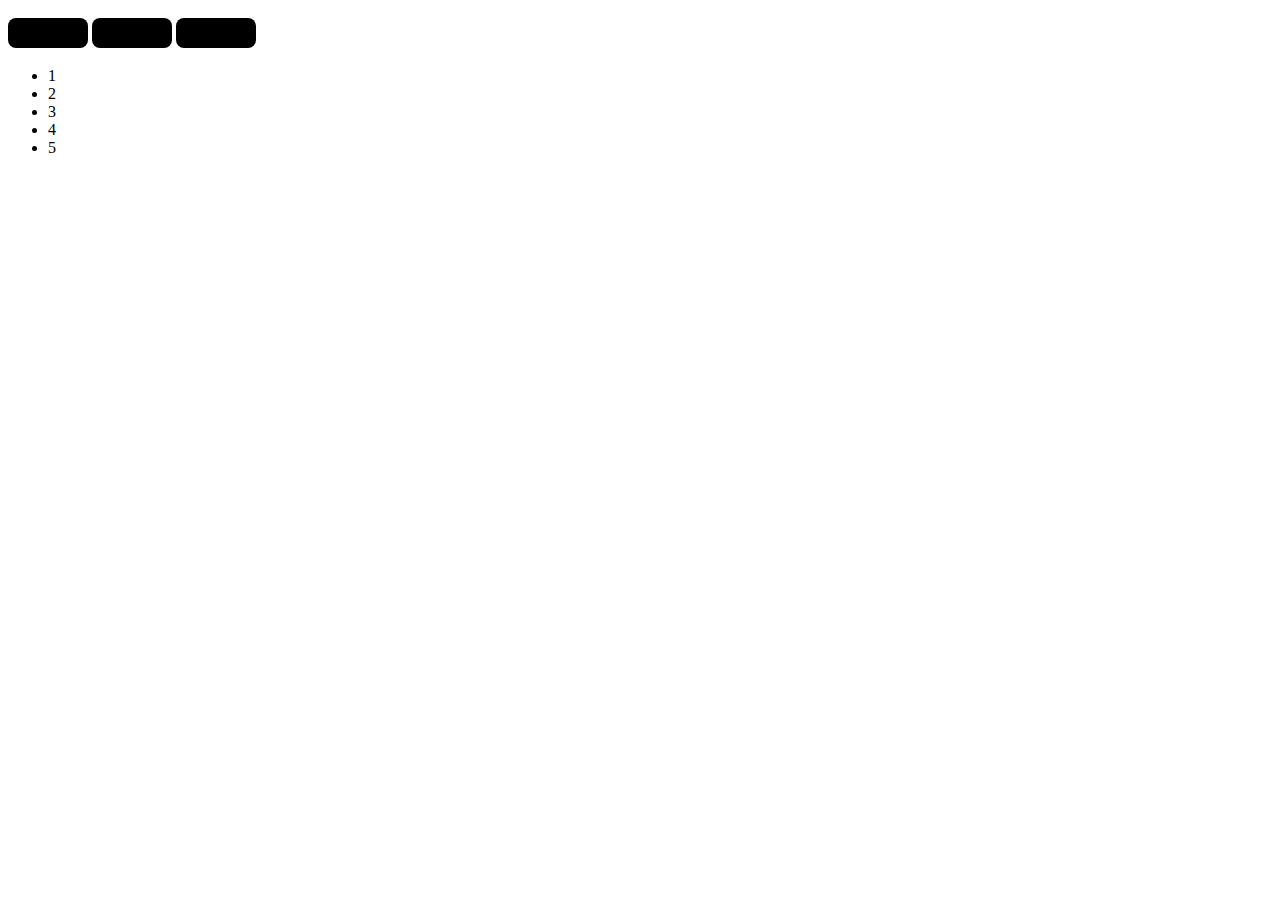
<file: elements/elements/index.html>
<!DOCTYPE html>
<html lang="ru">
	<head>
		<meta charset="utf-8">
		<meta http-equiv="X-UA-Compatible" content="IE=edge">
		<title>JavaScript</title>
		<link rel="stylesheet" href="css/style.css">
	</head>
	<body>
		<!-- <div class="box" id="box"></div>
		<button>1</button>
		<button>2</button>
		<button>3</button>
		<button>4</button>
		<button>5</button>

		<div class="circle"></div>
		<div class="circle"></div>
		<div class="circle"></div>

		<div class="wrapper">
			<div class="heart"></div>
			<div class="heart"></div>
            <div class="heart"></div>
            
		</div>

		<script src="js/script.js"></script> -->
		<div class="wrapper">
			<div class="first">
				<button></button>
				<button id="current"></button>
				<button></button>
			</div>
			<div class="second">
				<ul>
					<li>1</li>
					<li>2</li>
					<li data-current="3">3</li>
		
					<li>4</li>
					<li>5</li>
				</ul>
			</div>
			<div class="third"></div>
		</div>
		<!-- renernh -->
		<script src="js/script.js"></script>
	</body>
</html>
</file>
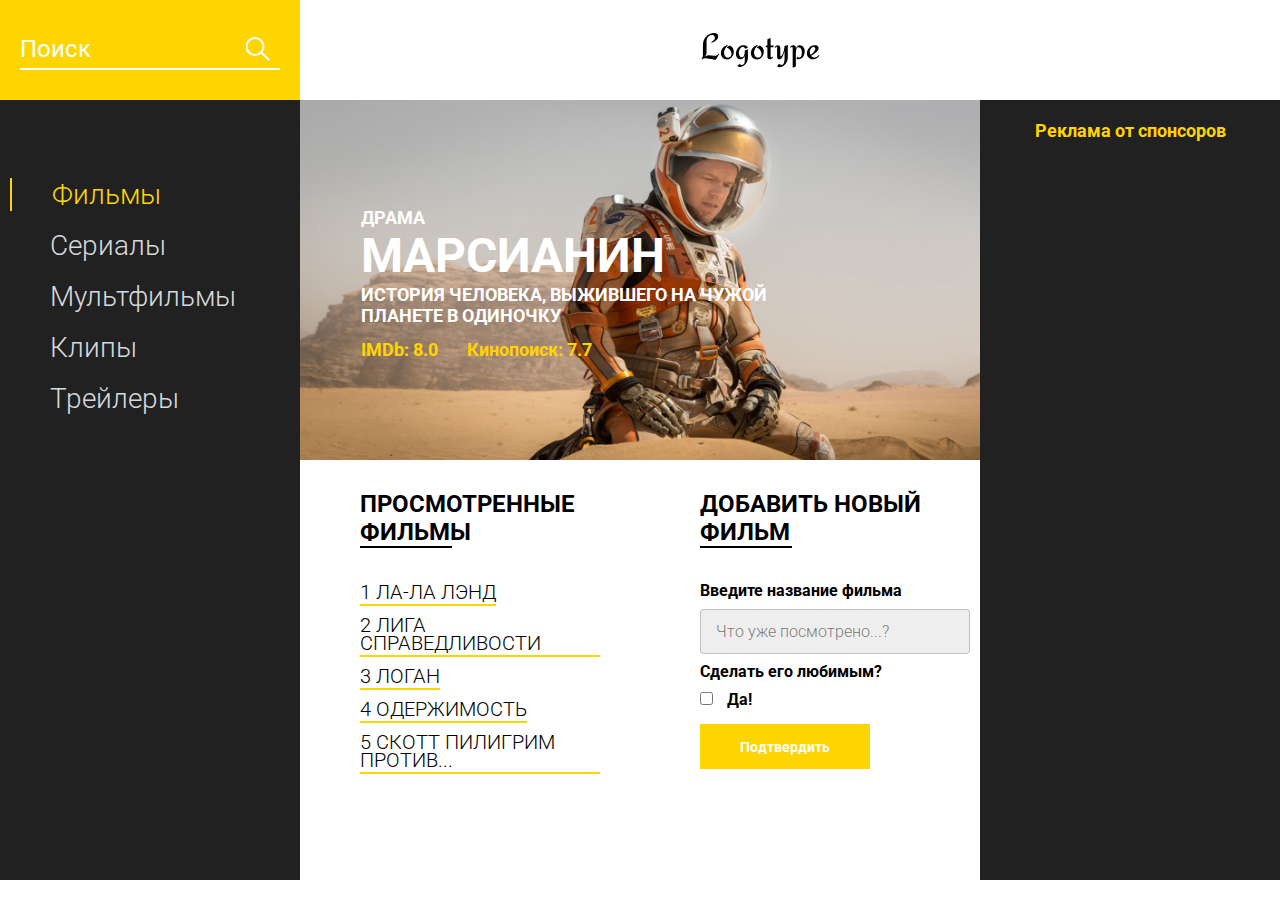
<file: project_mDB/project/index.html>
<!DOCTYPE html>
<html lang="en">
<head>
    <meta charset="UTF-8">
    <meta name="viewport" content="width=device-width, initial-scale=1.0">
    <title>Movie DB</title>
    <link href="https://fonts.googleapis.com/css?family=Roboto:300,400,700&display=swap&subset=cyrillic-ext" rel="stylesheet">
    <link rel="stylesheet" href="css/style.min.css">
</head>
<body>
    <header class="header">
        <div class="header__search">
            <form action="#">
                <input type="text" placeholder="Поиск">
            </form>
        </div>
        <div class="header__logo">
            <img src="icons/Logotype.svg" alt="logo">
        </div>
    </header>
    <main class="promo">
        <div class="promo__menu">
            <nav class="promo__menu-list">
                <ul>
                    <li><a class="promo__menu-item promo__menu-item_active" href="#">Фильмы</a></li>
                    <li><a class="promo__menu-item" href="#">Сериалы</a></li>
                    <li><a class="promo__menu-item" href="#">Мультфильмы</a></li>
                    <li><a class="promo__menu-item" href="#">Клипы</a></li>
                    <li><a class="promo__menu-item" href="#">Трейлеры</a></li>
                </ul>
            </nav>
        </div>
        <div class="promo__content">
            <div class="promo__bg">
                <div class="promo__genre">КОМЕДИЯ</div>
                <div class="promo__title">МАРСИАНИН</div>
                <div class="promo__descr">ИСТОРИЯ ЧЕЛОВЕКА, ВЫЖИВШЕГО НА ЧУЖОЙ ПЛАНЕТЕ В ОДИНОЧКУ</div>
                <div class="promo__ratings">
                    <span>IMDb: 8.0</span>
                    <span>Кинопоиск: 7.7</span>
                </div>
            </div>
            <div class="promo__interactive">
                <div>
                    <div class="promo__interactive-title">ПРОСМОТРЕННЫЕ ФИЛЬМЫ</div>
                    <ul class="promo__interactive-list">
                        <li class="promo__interactive-item">ЛОГАН
                            <div class="delete"></div>
                        </li>
                        <li class="promo__interactive-item">ЛИГА СПРАВЕДЛИВОСТИ
                            <div class="delete"></div>
                        </li>
                        <li class="promo__interactive-item">ЛА-ЛА ЛЭНД
                            <div class="delete"></div>
                        </li>
                        <li class="promo__interactive-item">ОДЕРЖИМОСТЬ
                            <div class="delete"></div>
                        </li>
                        <li class="promo__interactive-item">СКОТТ ПИЛИГРИМ ПРОТИВ...
                            <div class="delete"></div>
                        </li>
                    </ul>
                </div>
                <div>
                    <form class="add">
                        <div class="promo__interactive-title">ДОБАВИТЬ НОВЫЙ ФИЛЬМ</div>
                        <span>Введите название фильма</span>
                        <input class="adding__input" type="text" placeholder="Что уже посмотрено...?">
                        <span>Сделать его любимым?</span>
                        <input type="checkbox">
                        <span class="yes">Да!</span>
                        <button>Подтвердить</button>
                    </form>
                </div>
            </div>
        </div>
        <div class="promo__adv">
            <div class="promo__adv-title">Реклама от спонсоров</div>
            <img src="img/content_1.jpg" alt="some picture">
            <img src="img/content_2.jpg" alt="some picture">
            <img src="img/content_3.png" alt="some picture">
        </div>
    </main>

    <script src="js/script.js"></script>
    
</body>
</html>
</file>
<file: elements/elements/css/style.css>
.box {
  width: 150px;
  height: 150px;
  background-color: red;
}
button {
	width: 80px;
	height: 30px;
	margin-top: 10px;
	border: none;
	border-radius: 8px;
	background-color: #000;
	color: #fff;
	cursor: pointer;
	outline: none;
}

.circle {
	width: 80px;
	height: 80px;
	background-color: blue;
	display: block;
	margin-top: 10px;
	border-radius: 100%;
}

.heart {
	display: inline-block;
    position: relative;
    width: 100px;
    height: 90px;
    margin-top: 10px;
}
.heart:before,
.heart:after {
    position: absolute;
    content: "";
    left: 50px;
    top: 0;
    width: 50px;
    height: 80px;
    background: red;
    -moz-border-radius: 50px 50px 0 0;
    border-radius: 50px 50px 0 0;
    -webkit-transform: rotate(-45deg);
       -moz-transform: rotate(-45deg);
        -ms-transform: rotate(-45deg);
         -o-transform: rotate(-45deg);
            transform: rotate(-45deg);
    -webkit-transform-origin: 0 100%;
       -moz-transform-origin: 0 100%;
        -ms-transform-origin: 0 100%;
         -o-transform-origin: 0 100%;
            transform-origin: 0 100%;
}
.heart:after {
    left: 0;
    -webkit-transform: rotate(45deg);
       -moz-transform: rotate(45deg);
        -ms-transform: rotate(45deg);
         -o-transform: rotate(45deg);
            transform: rotate(45deg);
    -webkit-transform-origin: 100% 100%;
       -moz-transform-origin: 100% 100%;
        -ms-transform-origin: 100% 100%;
         -o-transform-origin: 100% 100%;
            transform-origin :100% 100%;
}
.black{
	width: 150px;
	height: 50px;
	line-height: 50px;
	text-align: center;
	background-color: black;
	margin-bottom: 30px;
	margin-top: 30px;
	color: #fff;
}
</file>
<file: project_mDB/project/css/style.min.css>
*{-webkit-box-sizing:border-box;box-sizing:border-box;margin:0;padding:0;font-family:'Roboto', sans-serif}.header{display:-webkit-box;display:-ms-flexbox;display:flex;height:100px}.header__search{display:-webkit-box;display:-ms-flexbox;display:flex;-webkit-box-pack:center;-ms-flex-pack:center;justify-content:center;-webkit-box-align:center;-ms-flex-align:center;align-items:center;height:100%;width:300px;background:#FFD500}.header__search form{position:relative;width:260px;height:30px}.header__search form input{width:100%;border:none;border-bottom:2px solid #fff;background-color:transparent;color:#fff;font-size:24px;line-height:28px;padding-bottom:5px;outline:none}.header__search form input::-webkit-input-placeholder{color:#fff}.header__search form input:-ms-input-placeholder{color:#fff}.header__search form input::-ms-input-placeholder{color:#fff}.header__search form input::placeholder{color:#fff}.header__search form:after{content:'';display:block;position:absolute;top:2px;right:10px;background:url("../icons/search.svg") center center/cover no-repeat;width:24px;height:24px}.header__logo{display:-webkit-box;display:-ms-flexbox;display:flex;-webkit-box-pack:center;-ms-flex-pack:center;justify-content:center;-webkit-box-align:center;-ms-flex-align:center;align-items:center;height:100%;width:calc(100% - 360px)}.promo{height:780px;display:-webkit-box;display:-ms-flexbox;display:flex}.promo__menu{width:300px;height:100%;background:#212121;padding:60px 0 0 10px}.promo__menu-item{display:block;font-size:28px;line-height:33px;color:#D6D9DC;text-decoration:none;font-weight:300;padding-left:40px;margin-top:18px}.promo__menu-item:hover{color:#FFD500}.promo__menu-item_active{border-left:2px solid  #FFD500;color:#FFD500}.promo__content{width:calc(100% - 600px)}.promo__bg{height:360px;background:url("../img/mars.webp") center center/cover no-repeat;background-position:top;padding:107px 0 0 61px}.promo__genre{font-weight:bold;font-size:18px;line-height:21px;color:#FFFFFF;text-transform:uppercase}.promo__title{font-weight:bold;font-size:48px;line-height:56px;color:#FFFFFF;text-transform:uppercase}.promo__descr{width:481px;font-weight:bold;font-size:18px;line-height:21px;color:#FFFFFF;text-transform:uppercase}.promo__ratings{margin-top:13px}.promo__ratings span{font-weight:bold;font-size:18px;line-height:21px;color:#FFD500;margin-right:25px}.promo__interactive{display:-webkit-box;display:-ms-flexbox;display:flex}.promo__interactive>div{width:50%;padding:30px 0 0 60px}.promo__interactive-title{display:inline-block;font-weight:bold;font-size:24px;line-height:28px;color:#000000}.promo__interactive-title:after{content:'';display:block;width:33%;height:2px;background-color:#000}.promo__interactive-list{list-style-type:none;margin-top:35px;display:-webkit-box;display:-ms-flexbox;display:flex;-webkit-box-orient:vertical;-webkit-box-direction:normal;-ms-flex-direction:column;flex-direction:column;-webkit-box-align:start;-ms-flex-align:start;align-items:flex-start}.promo__interactive-item{display:inline-block;position:relative;font-weight:300;font-size:20px;line-height:18px;color:#000000;margin-bottom:15px;padding-right:40px;text-transform:uppercase}.promo__interactive-item span{display:block;position:absolute;left:-30px;top:50%;-webkit-transform:translateY(-50%);transform:translateY(-50%);width:20px;height:20px;background:url("../icons/Star.svg") center center/cover no-repeat}.promo__interactive-item:before{content:'';position:absolute;bottom:-5px;display:block;width:calc(100% - 40px);height:2px;background-color:#FFD500}.promo__interactive-item:hover .delete{content:'';display:block;position:absolute;right:0px;top:50%;-webkit-transform:translateY(-50%);transform:translateY(-50%);width:20px;height:20px;background:url("../icons/trash.png") center center/cover no-repeat;cursor:pointer}.promo__interactive .add .promo__interactive-title{margin-bottom:25px}.promo__interactive .add span{display:block;margin:10px 0;font-weight:bold;font-size:16px;line-height:16px;color:#000000}.promo__interactive .add .yes{display:inline;margin-left:10px}.promo__interactive .add input[type="text"]{width:270px;height:45px;line-height:50px;font-size:16px;background:rgba(196,196,196,0.29);border:1px solid rgba(0,0,0,0.19);padding:0 15px;outline:none;border-radius:4px}.promo__interactive .add input[type="text"]::-webkit-input-placeholder{font-weight:300;font-size:16px;color:rgba(0,0,0,0.53)}.promo__interactive .add input[type="text"]:-ms-input-placeholder{font-weight:300;font-size:16px;color:rgba(0,0,0,0.53)}.promo__interactive .add input[type="text"]::-ms-input-placeholder{font-weight:300;font-size:16px;color:rgba(0,0,0,0.53)}.promo__interactive .add input[type="text"]::placeholder{font-weight:300;font-size:16px;color:rgba(0,0,0,0.53)}.promo__interactive .add button{display:block;margin-top:15px;width:170px;height:45px;background:#FFD500;font-weight:bold;font-size:14px;line-height:14px;color:#FFFFFF;border:none;outline:none;cursor:pointer}.promo__interactive .add button:active{-webkit-transform:scale(0.95);transform:scale(0.95)}.promo__adv{background:#212121;width:300px;height:100%}.promo__adv-title{font-weight:bold;font-size:18px;line-height:21px;color:#FFD500;margin:20px 0;text-align:center}.promo__adv img{width:100%;margin-bottom:10px}
/*# sourceMappingURL=style.min.css.map */
</file>
